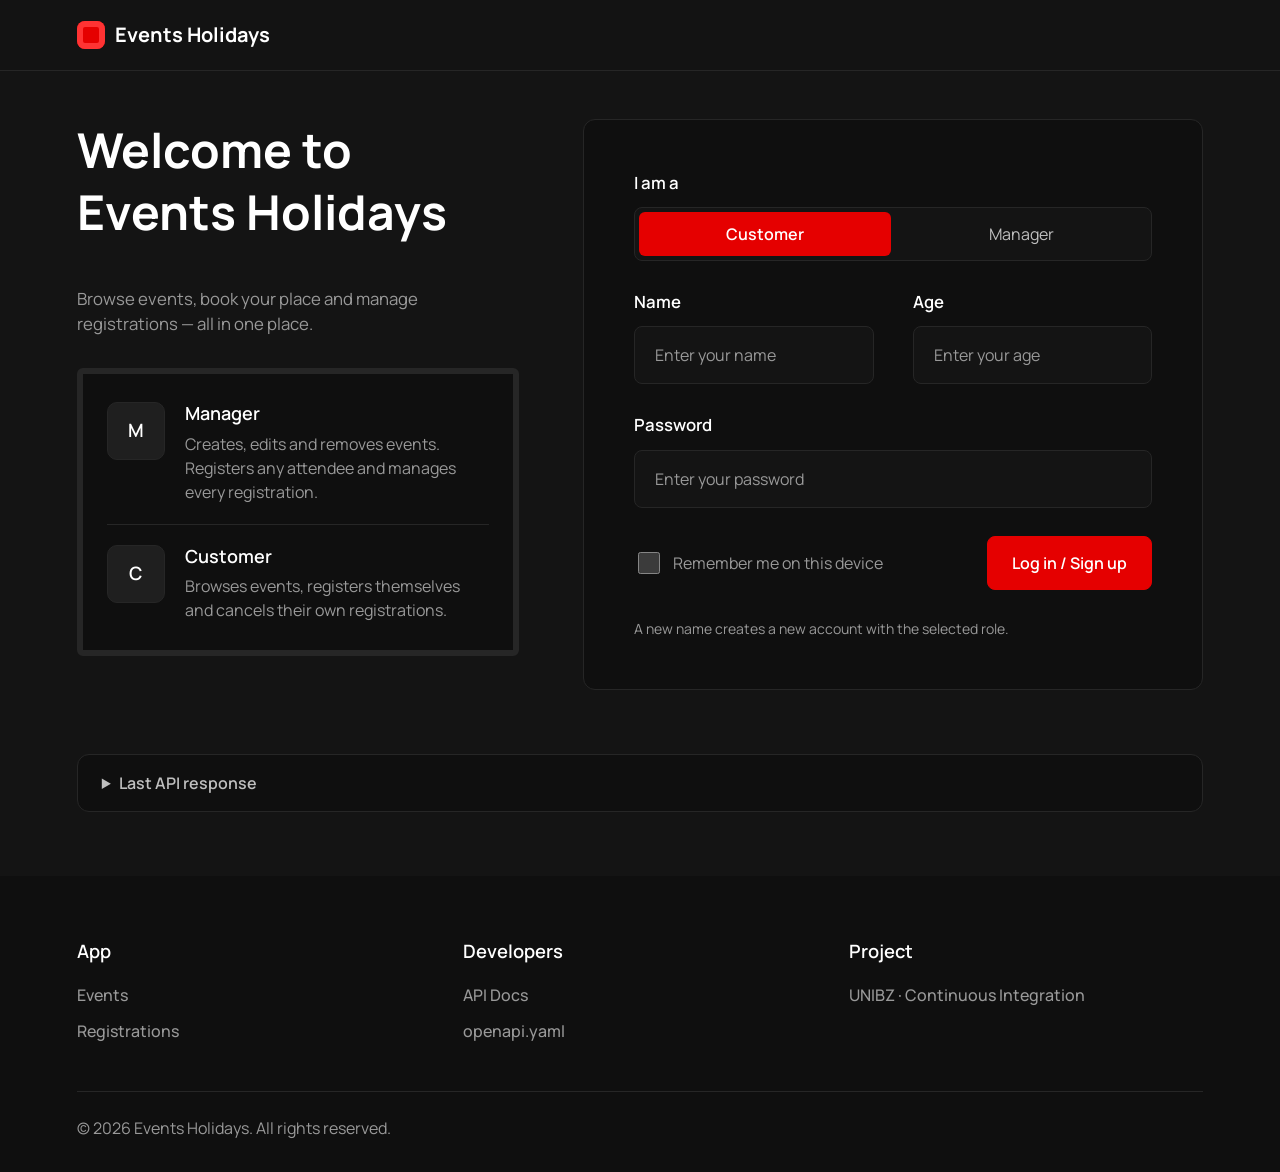
<file: static/index.html>
<!doctype html>
<html lang="en">
<head>
  <meta charset="utf-8">
  <meta name="viewport" content="width=device-width, initial-scale=1">
  <meta name="color-scheme" content="dark">
  <title>Events Holidays</title>
  <link rel="preconnect" href="https://fonts.googleapis.com">
  <link rel="preconnect" href="https://fonts.gstatic.com" crossorigin>
  <link rel="stylesheet" href="https://fonts.googleapis.com/css2?family=Manrope:wght@400;500;600;700&display=swap">
  <link rel="stylesheet" href="/static/style.css">
</head>
<body>

<header class="navbar">
  <a class="logo" href="/"><span class="logo-mark" aria-hidden="true"></span>Events Holidays</a>
  <nav class="tabs" id="tabs" hidden aria-label="Sections">
    <button class="tab" data-tab="events">Events</button>
    <button class="tab" data-tab="registrations">Registrations</button>
    <a class="tab" href="/docs">API Docs</a>
  </nav>
  <div class="nav-user" id="nav-user" hidden>
    <span id="whoami-name"></span>
    <span class="pill" id="whoami-role"></span>
    <button id="logout-btn" class="secondary small">Log out</button>
  </div>
</header>

<main>
  <!-- ============ Logged out: hero + login form ============ -->
  <section id="login-view" class="hero">
    <div class="hero-text">
      <h1>Welcome to Events Holidays</h1>
      <p class="lead">Browse events, book your place and manage registrations — all in one place.</p>
      <div class="roles-card">
        <div class="role-item">
          <span class="badge-num">M</span>
          <div><h3>Manager</h3><p>Creates, edits and removes events. Registers any attendee and manages every registration.</p></div>
        </div>
        <div class="role-item">
          <span class="badge-num">C</span>
          <div><h3>Customer</h3><p>Browses events, registers themselves and cancels their own registrations.</p></div>
        </div>
      </div>
    </div>

    <form id="login-form" class="form-card" novalidate>
      <div class="field">
        <span class="field-label">I am a</span>
        <div class="segmented" role="radiogroup" aria-label="Role">
          <label><input type="radio" name="role" value="customer" checked><span>Customer</span></label>
          <label><input type="radio" name="role" value="manager"><span>Manager</span></label>
        </div>
      </div>
      <div class="field-row">
        <label class="field">
          <span class="field-label">Name</span>
          <input name="name" required autocomplete="username" placeholder="Enter your name">
        </label>
        <label class="field">
          <span class="field-label">Age</span>
          <input name="age" type="number" min="0" placeholder="Enter your age">
        </label>
      </div>
      <label class="field">
        <span class="field-label">Password</span>
        <input name="password" type="password" required autocomplete="current-password" placeholder="Enter your password">
      </label>
      <div class="form-footer">
        <label class="check"><input type="checkbox" name="remember"><span>Remember me on this device</span></label>
        <button type="submit" class="primary">Log in / Sign up</button>
      </div>
      <p class="hint">A new name creates a new account with the selected role.</p>
    </form>
  </section>

  <!-- ============ Events ============ -->
  <section id="events-view" class="view" hidden>
    <div class="section-head">
      <div>
        <h2>Events</h2>
        <p class="lead">Pick an event and book your place. Open an item to see its actions.</p>
      </div>
      <div class="head-actions">
        <form id="search-form" class="filter">
          <input name="min" type="number" min="0" placeholder="Min. free places" aria-label="Minimum free places">
          <button type="submit" class="secondary">Filter</button>
        </form>
        <button id="new-event-btn" class="primary manager-only">New event</button>
      </div>
    </div>

    <form id="event-form" class="form-card collapsible" hidden>
      <h3 id="event-form-title">New event</h3>
      <input type="hidden" name="id">
      <div class="field-row">
        <label class="field"><span class="field-label">Name</span>
          <input name="name" required placeholder="Enter event name"></label>
        <label class="field"><span class="field-label">Capacity</span>
          <input name="capacity" type="number" min="1" required placeholder="Number of places"></label>
      </div>
      <div class="form-footer end">
        <button type="button" id="event-cancel" class="secondary">Cancel</button>
        <button type="submit" class="primary">Save event</button>
      </div>
    </form>

    <div id="events-list" class="list-2col"></div>
  </section>

  <!-- ============ Registrations ============ -->
  <section id="registrations-view" class="view" hidden>
    <div class="section-head">
      <div>
        <h2>Registrations</h2>
        <p class="lead" id="registrations-lead">Your bookings.</p>
      </div>
      <div class="head-actions">
        <button id="new-registration-btn" class="primary">New registration</button>
      </div>
    </div>

    <form id="registration-form" class="form-card collapsible" hidden>
      <h3>New registration</h3>
      <div class="field-row">
        <label class="field"><span class="field-label">Event</span>
          <select name="eventId" required></select></label>
        <label class="field manager-only"><span class="field-label">Attendee</span>
          <input name="attendee" placeholder="Attendee name (empty = me)"></label>
      </div>
      <div class="form-footer end">
        <button type="button" id="registration-cancel" class="secondary">Cancel</button>
        <button type="submit" class="primary">Register</button>
      </div>
    </form>

    <div id="registrations-list" class="list-2col"></div>
  </section>

  <!-- ============ CTA ============ -->
  <section id="cta" class="cta" hidden>
    <div>
      <h2>Need the raw API?</h2>
      <p class="lead">Every action on this page is a REST call. Explore the endpoints, parameters and errors in the interactive documentation.</p>
    </div>
    <a class="button primary" href="/docs">Open API Docs</a>
  </section>

  <details class="log-panel">
    <summary>Last API response</summary>
    <pre id="log">–</pre>
  </details>
</main>

<footer class="footer">
  <div class="footer-cols">
    <div><h4>App</h4><a href="#" data-goto="events">Events</a><a href="#" data-goto="registrations">Registrations</a></div>
    <div><h4>Developers</h4><a href="/docs">API Docs</a><a href="/openapi.yaml">openapi.yaml</a></div>
    <div><h4>Project</h4><span>UNIBZ · Continuous Integration</span></div>
  </div>
  <div class="footer-bottom">
    <span>© 2026 Events Holidays. All rights reserved.</span>
  </div>
</footer>

<div id="toasts" class="toasts" aria-live="polite"></div>

<script src="/static/app.js"></script>
</body>
</html>
</file>
<file: static/style.css>
/* Theme: Figma "StreamVibe - Dark Theme" palette (node 501:702).
   Layout patterns: Figma "Support Page" (node 107:323). */
:root {
  color-scheme: dark;

  /* ---- Figma palette ---- */
  --white: #FFFFFF;
  --black: #000000;
  --red-45: #E50000;
  --red-50: #FF0000;
  --red-55: #FF1A1A;
  --red-60: #FF3333;
  --red-80: #FF9999;
  --red-90: #FFCCCC;
  --red-95: #FFE5E5;
  --red-99: #FFFAFA;
  --black-06: #0F0F0F;
  --black-08: #141414;
  --black-10: #1A1A1A;
  --black-12: #1F1F1F;
  --black-15: #262626;
  --black-20: #333333;
  --black-25: #404040;
  --black-30: #4D4D4D;
  --grey-60: #999999;
  --grey-65: #A6A6A6;
  --grey-70: #B3B3B3;
  --grey-75: #BFBFBF;
  --grey-90: #E4E4E7;
  --grey-95: #F1F1F3;
  --grey-97: #F7F7F8;
  --grey-99: #FCFCFD;

  /* ---- Roles ---- */
  --bg: var(--black-08);
  --surface: var(--black-06);
  --input-bg: var(--black-08);
  --raised: var(--black-10);
  --badge-bg: var(--black-12);
  --border: var(--black-15);
  --border-strong: var(--black-20);
  --text: var(--white);
  --text-secondary: var(--grey-75);
  --muted: var(--grey-60);
  --primary: var(--red-45);
  --primary-hover: var(--red-55);
  --danger: var(--red-60);

  --font: "Manrope", system-ui, -apple-system, "Segoe UI", sans-serif;
  --radius-lg: 12px;
  --radius-md: 10px;
  --radius-sm: 8px;
  --page-x: clamp(16px, 6vw, 80px);
}

* { box-sizing: border-box; }
[hidden] { display: none !important; }

body {
  margin: 0; min-height: 100vh; display: flex; flex-direction: column;
  font: 400 16px/1.5 var(--font); background: var(--bg); color: var(--text);
  overflow-x: hidden;
}
a { color: inherit; text-decoration: none; }
h1, h2, h3, h4 { margin: 0; line-height: 1.3; }
h1 { font-size: clamp(2rem, 4vw, 3rem); font-weight: 700; }
h2 { font-size: clamp(1.6rem, 3vw, 2.375rem); font-weight: 700; }
h3 { font-size: 1.125rem; font-weight: 600; }
.lead { color: var(--muted); font-size: 1.05rem; margin: 10px 0 0; }
.hint { color: var(--muted); font-size: .875rem; margin: 0; }

/* ---------------- Navbar ---------------- */
.navbar {
  position: sticky; top: 0; z-index: 10;
  display: grid; grid-template-columns: 1fr auto 1fr; align-items: center; gap: 16px;
  padding: 20px var(--page-x); background: rgba(20, 20, 20, .92); backdrop-filter: blur(8px);
  border-bottom: 1px solid var(--border);
}
.logo { display: flex; align-items: center; gap: 10px; font-weight: 700; font-size: 1.25rem; white-space: nowrap; }
.logo-mark { width: 28px; height: 28px; border-radius: 8px; background: var(--primary);
             box-shadow: inset 0 0 0 6px var(--red-60); }
.tabs {
  display: flex; gap: 6px; padding: 6px; max-width: 100%; overflow-x: auto;
  background: var(--surface); border: 4px solid var(--badge-bg); border-radius: var(--radius-lg);
}
.tab {
  font: 400 1rem/1.5 var(--font); color: var(--text-secondary); background: transparent;
  border: 1px solid transparent; border-radius: var(--radius-sm); padding: 10px 20px; margin: 0;
  cursor: pointer; white-space: nowrap;
}
.tab:hover { color: var(--text); background: transparent; border-color: transparent; }
.tab.active { background: var(--raised); color: var(--text); font-weight: 500; }
.nav-user { display: flex; align-items: center; justify-content: flex-end; gap: 10px; flex-wrap: wrap; }
#whoami-name { font-weight: 600; }
.pill {
  display: inline-block; padding: 2px 10px; border-radius: 999px; font-size: .8rem; font-weight: 600;
  background: var(--badge-bg); border: 1px solid var(--border); color: var(--text-secondary);
}
.pill.red { background: rgba(229, 0, 0, .15); border-color: var(--red-45); color: var(--red-80); }

/* ---------------- Layout ---------------- */
main { flex: 1; width: 100%; max-width: 1440px; margin: 0 auto; padding: 48px var(--page-x) 64px;
       display: grid; gap: 64px; }

.hero { display: grid; grid-template-columns: minmax(0, 5fr) minmax(0, 7fr); gap: 64px; align-items: start; }
.hero-text { display: grid; gap: 32px; }
.roles-card {
  display: grid; gap: 0; background: var(--surface); border: 6px solid var(--border);
  border-radius: 6px; padding: 8px 24px;
}
.role-item { display: flex; gap: 20px; padding: 20px 0; }
.role-item + .role-item { border-top: 1px solid var(--border); }
.role-item p { color: var(--muted); margin: 6px 0 0; }

/* ---------------- Forms ---------------- */
.form-card {
  display: grid; gap: 28px; background: var(--surface); border: 1px solid var(--border);
  border-radius: var(--radius-lg); padding: clamp(20px, 4vw, 50px);
}
.field { display: grid; gap: 12px; min-width: 0; }
.field-label { font-weight: 600; font-size: 1.05rem; color: var(--text); }
.field-row { display: grid; grid-template-columns: 1fr 1fr; gap: clamp(16px, 3vw, 50px); }
input, select {
  font: 400 1rem/1.5 var(--font); width: 100%; min-width: 0; padding: 16px 20px;
  background: var(--input-bg); color: var(--text);
  border: 1px solid var(--border); border-radius: var(--radius-sm);
}
input::placeholder { color: var(--muted); }
input:focus, select:focus { outline: none; border-color: var(--red-60); }
.form-footer { display: flex; align-items: center; justify-content: space-between; gap: 16px; flex-wrap: wrap; }
.form-footer.end { justify-content: flex-end; }
.check { display: flex; align-items: center; gap: 10px; color: var(--muted); cursor: pointer; }
.check input { width: 22px; height: 22px; padding: 0; accent-color: var(--primary); }

.segmented { display: inline-grid; grid-template-columns: 1fr 1fr; padding: 4px; gap: 4px;
             background: var(--input-bg); border: 1px solid var(--border); border-radius: var(--radius-sm); }
.segmented input { position: absolute; opacity: 0; width: 1px; height: 1px; }
.segmented span { display: block; text-align: center; padding: 10px 24px; border-radius: 6px;
                  color: var(--text-secondary); cursor: pointer; }
.segmented input:checked + span { background: var(--primary); color: var(--white); font-weight: 600; }
.segmented input:focus-visible + span { outline: 2px solid var(--red-60); outline-offset: 2px; }

/* ---------------- Buttons ---------------- */
button, .button {
  display: inline-flex; align-items: center; justify-content: center; gap: 8px;
  font: 600 1rem/1.5 var(--font); padding: 14px 24px; cursor: pointer; white-space: nowrap;
  border-radius: var(--radius-sm); border: 1px solid var(--border-strong);
  background: var(--raised); color: var(--text);
}
button:hover, .button:hover { background: var(--border); }
button:focus-visible, .button:focus-visible, .tab:focus-visible { outline: 2px solid var(--red-60); outline-offset: 2px; }
button:disabled { opacity: .5; cursor: not-allowed; }
.primary { background: var(--primary); border-color: var(--primary); color: var(--white); }
.primary:hover { background: var(--primary-hover); border-color: var(--primary-hover); }
.secondary { background: transparent; }
.danger { background: transparent; color: var(--danger); border-color: var(--danger); }
.danger:hover { background: var(--red-45); border-color: var(--red-45); color: var(--white); }
.small { padding: 8px 14px; font-size: .9rem; }

/* ---------------- Section header ---------------- */
.view { display: grid; gap: 40px; }
.section-head { display: flex; align-items: flex-end; justify-content: space-between; gap: 24px 64px; flex-wrap: wrap; }
.section-head > div:first-child { flex: 1 1 360px; }
.head-actions { display: flex; gap: 12px; flex-wrap: wrap; align-items: center; }
.filter { display: flex; gap: 8px; }
.filter input { width: 190px; padding: 14px 16px; }

/* ---------------- Numbered list (FAQ pattern) ---------------- */
.list-2col { display: grid; grid-template-columns: 1fr 1fr; gap: 0 80px; }
.item { border-bottom: 1px solid var(--border); position: relative; }
.item::after {
  content: ""; position: absolute; left: 0; bottom: -1px; height: 1px; width: 0;
  background: linear-gradient(90deg, transparent, var(--red-45), transparent); transition: width .3s;
}
.item.open::after { width: 100%; }
.item-head {
  display: flex; align-items: center; gap: 24px; width: 100%; padding: 26px 20px;
  background: transparent; border: 0; border-radius: 0; text-align: left; font-weight: 500; white-space: normal;
}
.item-head:hover { background: transparent; }
.badge-num {
  flex: none; display: grid; place-items: center; min-width: 58px; height: 58px; padding: 0 12px;
  background: var(--badge-bg); border: 1px solid var(--border); border-radius: var(--radius-md);
  font-weight: 600; font-size: 1.15rem;
}
.item-main { flex: 1; min-width: 0; display: grid; gap: 6px; }
.item-title { font-size: 1.2rem; font-weight: 500; overflow-wrap: anywhere; }
.item-sub { color: var(--muted); font-size: .95rem; display: flex; gap: 10px; align-items: center; flex-wrap: wrap; }
.toggle { flex: none; width: 30px; height: 30px; position: relative; }
.toggle::before, .toggle::after {
  content: ""; position: absolute; left: 50%; top: 50%; width: 18px; height: 2px; background: var(--text);
  transform: translate(-50%, -50%); transition: transform .2s;
}
.toggle::after { transform: translate(-50%, -50%) rotate(90deg); }
.item.open .toggle::after { transform: translate(-50%, -50%) rotate(0deg); }
.item-body { padding: 0 20px 26px 102px; display: grid; gap: 14px; }
.item-actions { display: flex; gap: 10px; flex-wrap: wrap; }
.inline-edit { display: flex; gap: 8px; flex-wrap: wrap; }
.inline-edit input { flex: 1 1 180px; padding: 10px 14px; }

.progress { width: 120px; height: 6px; border-radius: 999px; background: var(--border); overflow: hidden; }
.progress > span { display: block; height: 100%; background: var(--primary); }

.empty {
  grid-column: 1 / -1; text-align: center; padding: 48px 20px; color: var(--muted);
  border: 1px dashed var(--border-strong); border-radius: var(--radius-lg);
}

/* ---------------- CTA ---------------- */
.cta {
  display: flex; align-items: center; justify-content: space-between; gap: 32px; flex-wrap: wrap;
  padding: clamp(32px, 6vw, 80px); border: 1px solid var(--border); border-radius: var(--radius-lg);
  background:
    linear-gradient(90deg, var(--black-06) 10%, rgba(20, 15, 15, .95) 40%, rgba(34, 14, 14, .9) 65%, rgba(229, 0, 0, .35) 100%),
    repeating-linear-gradient(90deg, var(--black-10) 0 120px, var(--black-08) 120px 140px);
}
.cta > div { flex: 1 1 420px; }

/* ---------------- Response log ---------------- */
.log-panel { background: var(--surface); border: 1px solid var(--border); border-radius: var(--radius-lg); }
.log-panel summary { cursor: pointer; padding: 16px 24px; font-weight: 600; color: var(--text-secondary); }
.log-panel pre {
  margin: 0; padding: 0 24px 20px; white-space: pre-wrap; word-break: break-word;
  font-size: .85rem; color: var(--grey-90);
}
.log-panel pre.error { color: var(--danger); }

/* ---------------- Footer ---------------- */
.footer { background: var(--black-06); padding: 64px var(--page-x) 32px; display: grid; gap: 48px; }
.footer-cols { display: grid; grid-template-columns: repeat(auto-fit, minmax(180px, 1fr)); gap: 32px; }
.footer-cols > div { display: grid; gap: 12px; align-content: start; }
.footer-cols h4 { font-size: 1.15rem; font-weight: 600; margin-bottom: 8px; }
.footer-cols a, .footer-cols span { color: var(--muted); font-weight: 500; }
.footer-cols a:hover { color: var(--text); }
.footer-bottom { border-top: 1px solid var(--border); padding-top: 24px; color: var(--muted); }

/* ---------------- Toasts ---------------- */
.toasts { position: fixed; right: 16px; bottom: 16px; display: grid; gap: 10px; z-index: 50;
          max-width: min(380px, calc(100vw - 32px)); }
.toast {
  padding: 14px 18px; border-radius: var(--radius-sm); background: var(--raised);
  border: 1px solid var(--border-strong); border-left: 4px solid var(--grey-75);
  box-shadow: 0 8px 24px rgba(0, 0, 0, .5); animation: toast-in .2s ease-out;
}
.toast.error { border-left-color: var(--red-45); }
@keyframes toast-in { from { opacity: 0; transform: translateY(8px); } }

/* ---------------- Role visibility ---------------- */
.manager-only { display: none !important; }
body.is-manager .manager-only { display: revert !important; }
body.is-manager .field.manager-only { display: grid !important; }
body.is-manager button.manager-only { display: inline-flex !important; }

/* ---------------- Responsive ---------------- */
@media (max-width: 1000px) {
  .navbar { grid-template-columns: 1fr auto; }
  .tabs { grid-column: 1 / -1; grid-row: 2; justify-self: center; }
  .hero { grid-template-columns: 1fr; gap: 40px; }
  .list-2col { grid-template-columns: 1fr; }
}
@media (max-width: 640px) {
  main { padding-top: 32px; gap: 48px; }
  .field-row { grid-template-columns: 1fr; }
  .item-head { gap: 14px; padding: 20px 4px; }
  .badge-num { min-width: 46px; height: 46px; }
  .item-body { padding: 0 4px 20px; }
  .filter { flex: 1 1 100%; }
  .filter input { width: auto; flex: 1; }
  .tabs { justify-self: stretch; }
  #whoami-name { display: none; }
}
</file>
